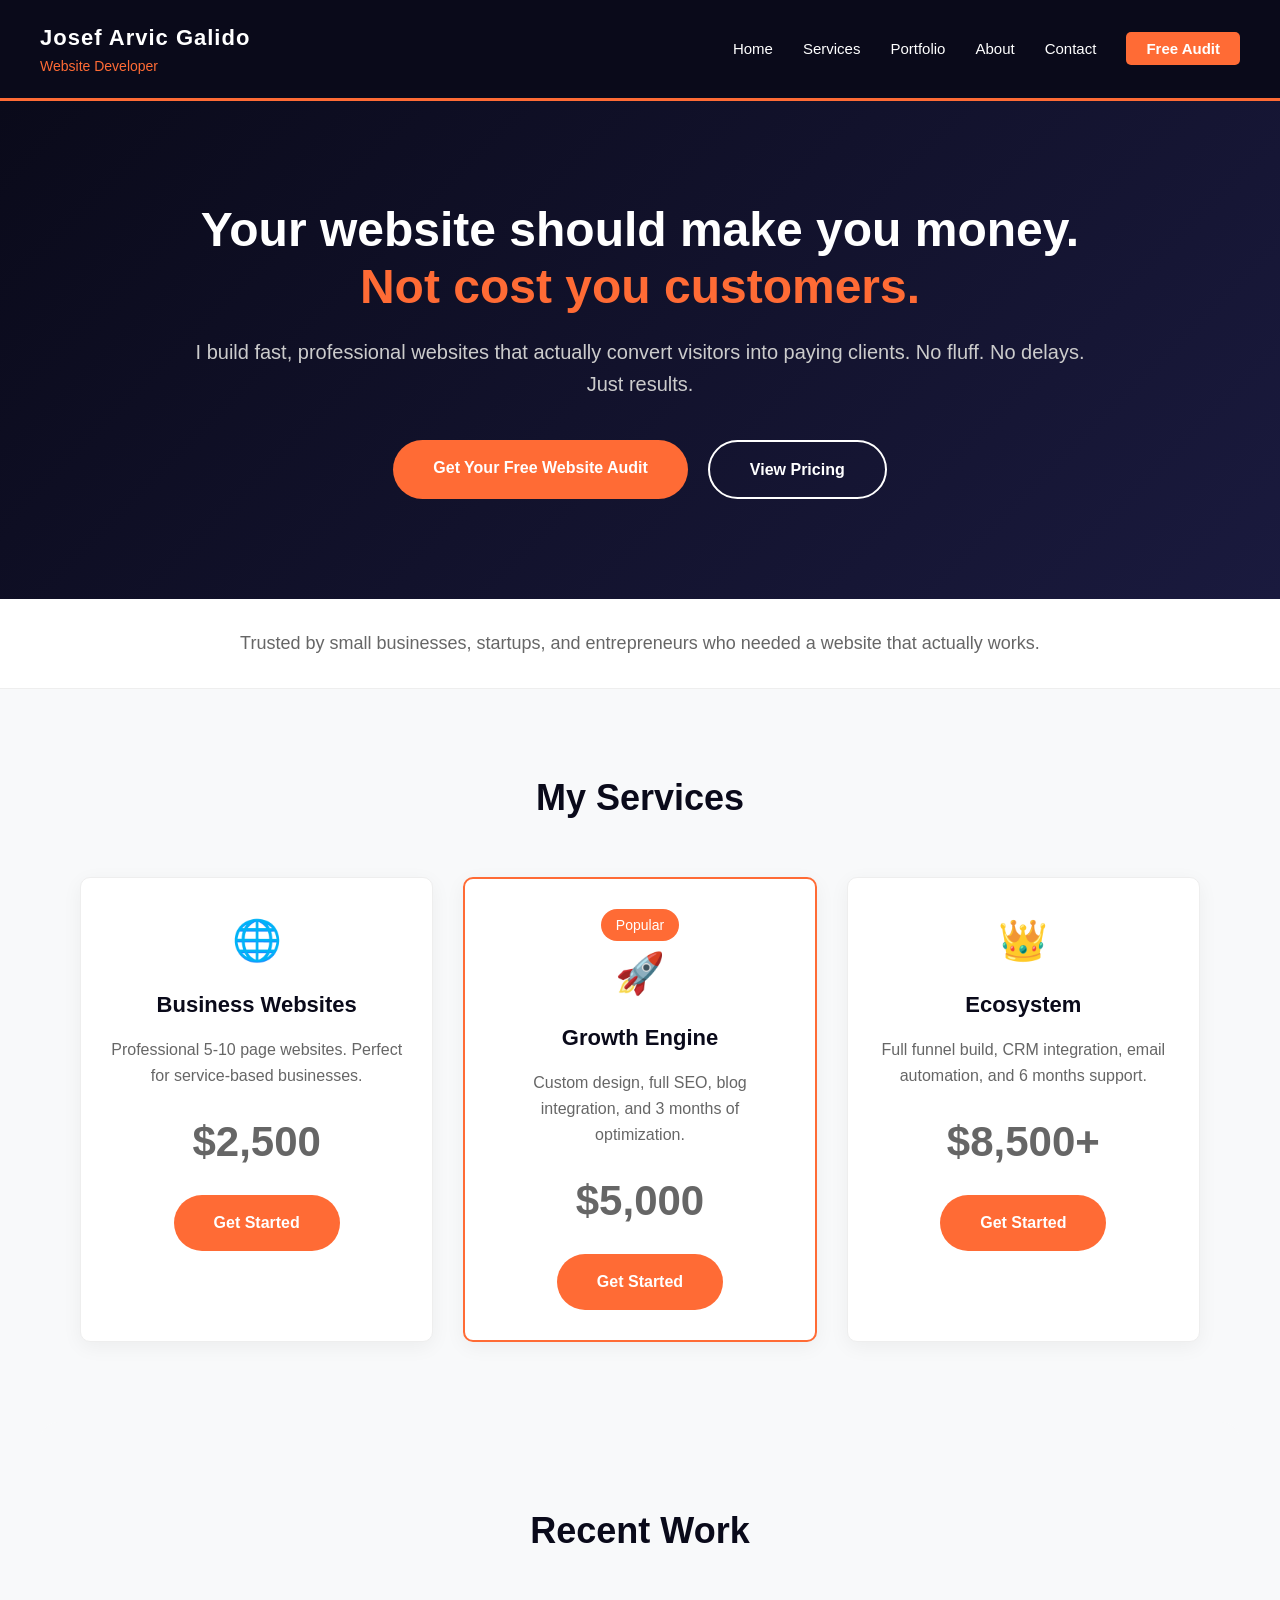
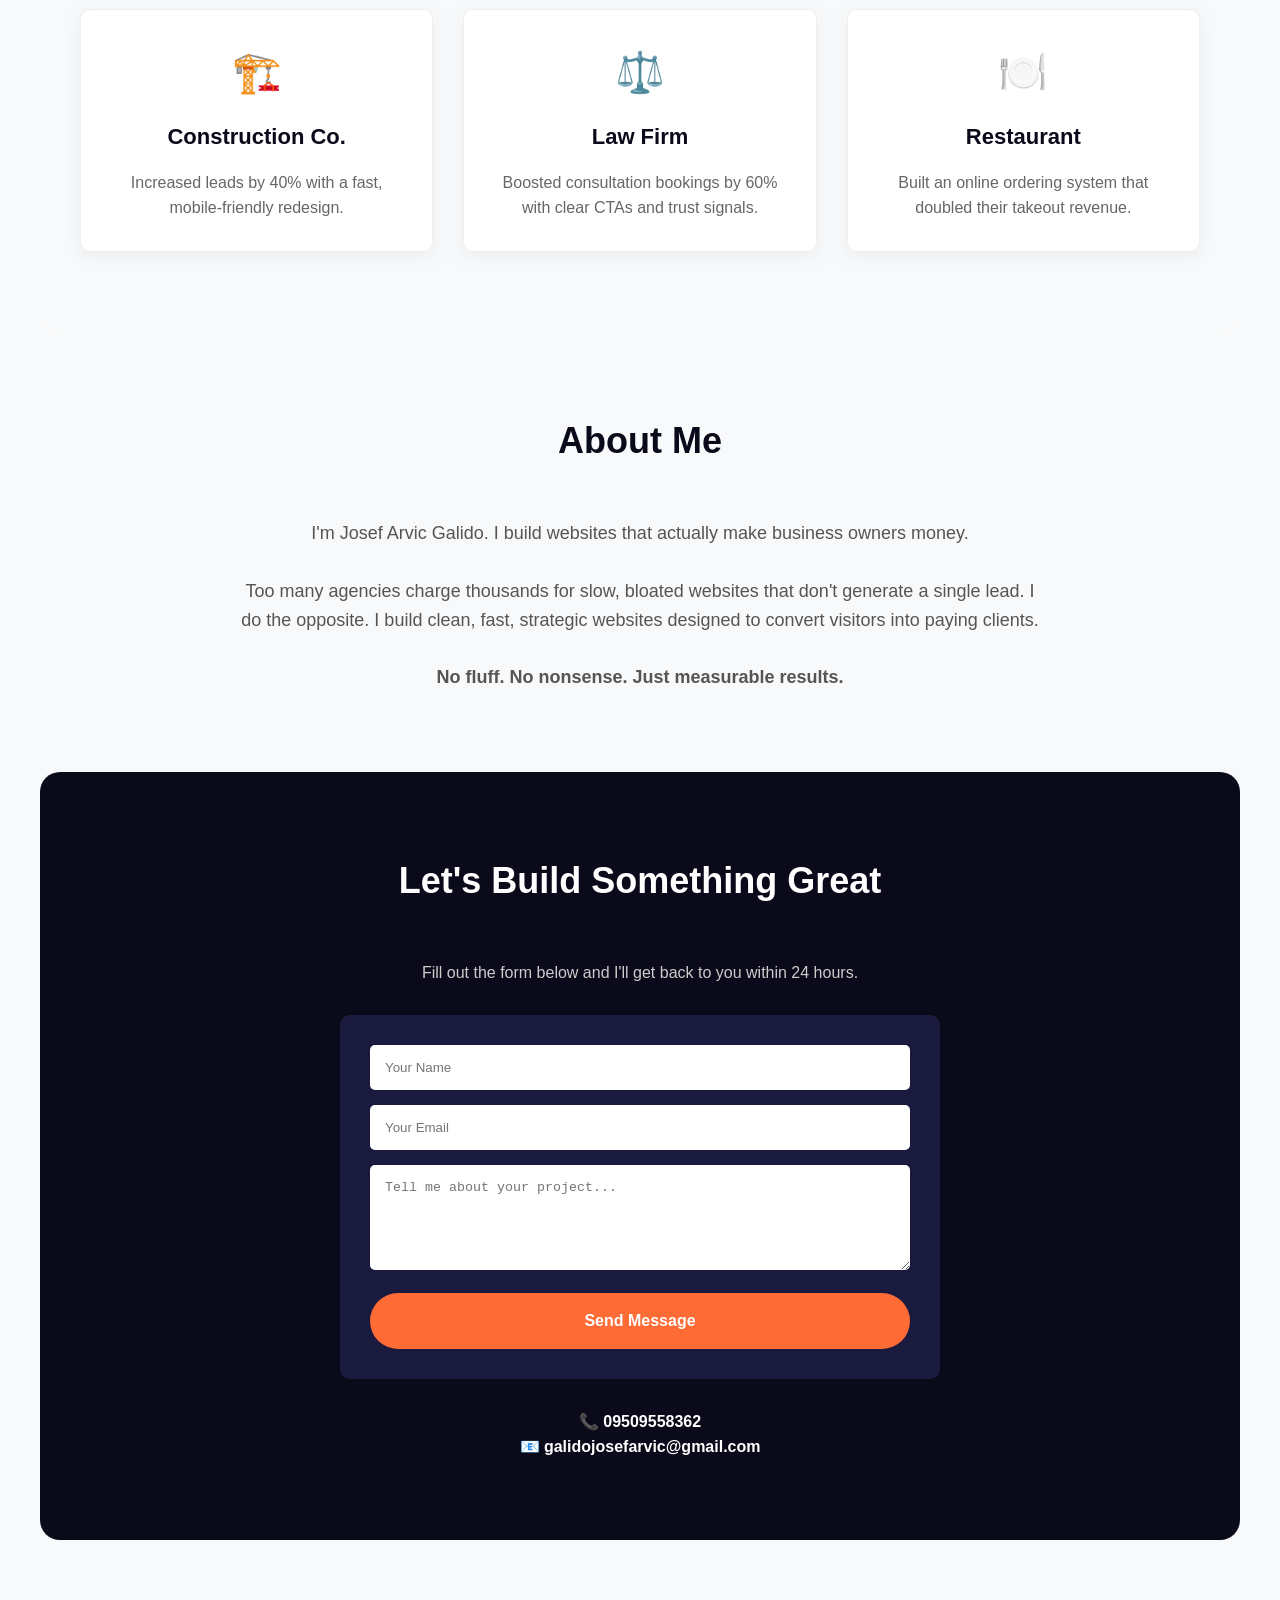
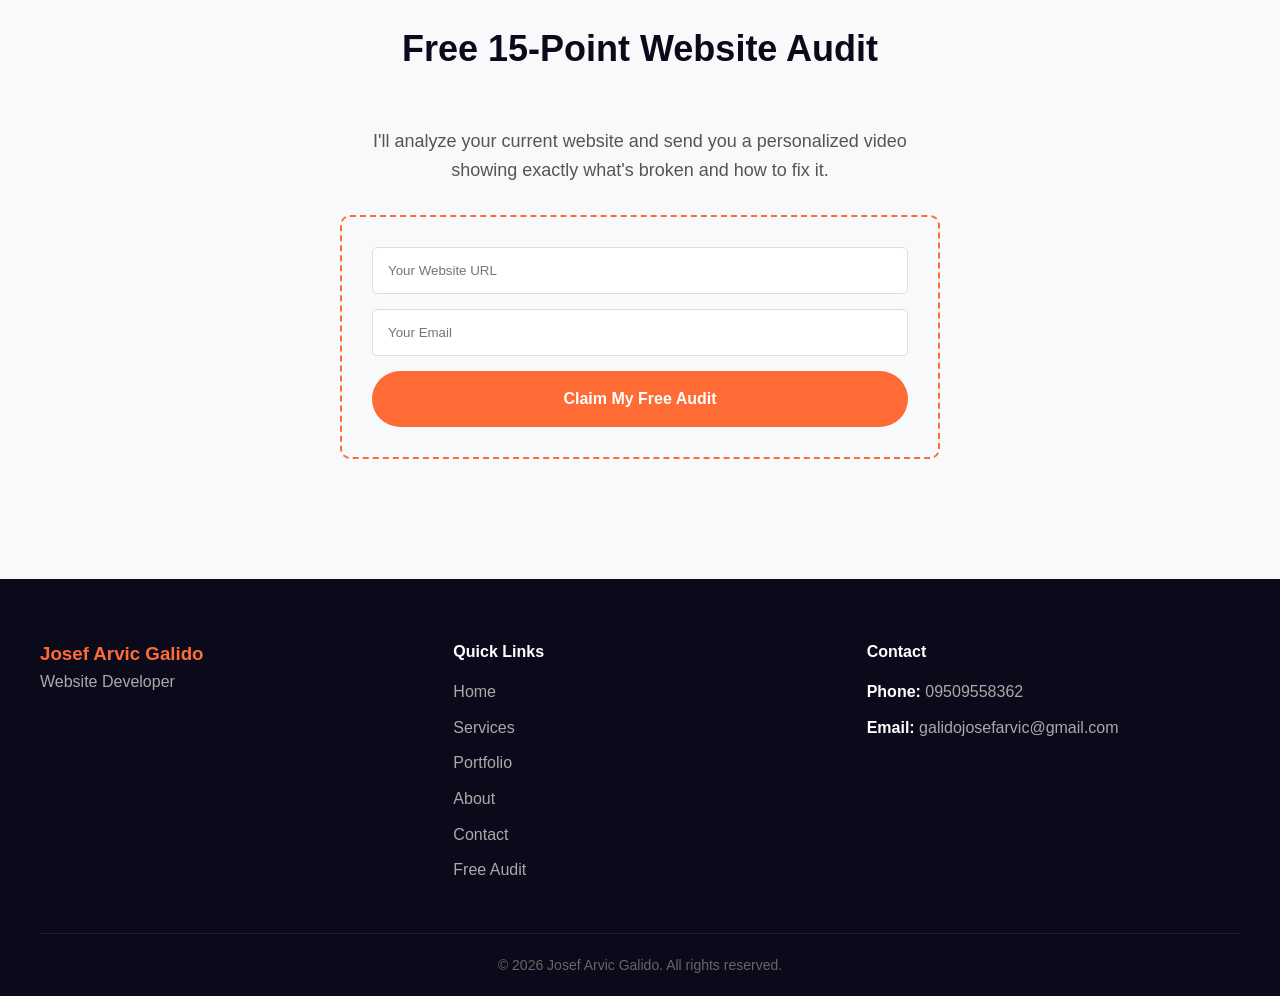
<file: index.html>
<!DOCTYPE html>
<html lang="en">
<head>
    <meta charset="UTF-8">
    <meta name="viewport" content="width=device-width, initial-scale=1.0">
    <title>Josef Galido - Website Developer</title>

    <style>
        /* ===== RESET ===== */
        * {
            margin: 0;
            padding: 0;
            box-sizing: border-box;
            scroll-behavior: smooth;
        }

        body {
            font-family: 'Segoe UI', Tahoma, Geneva, Verdana, sans-serif;
            line-height: 1.6;
            color: #333;
            background: #f8f9fa;
        }

        a {
            text-decoration: none;
            color: inherit;
        }

        /* ===== NAVIGATION ===== */
        nav {
            background: #0a0a1a;
            padding: 20px 40px;
            position: sticky;
            top: 0;
            z-index: 1000;
            border-bottom: 3px solid #ff6b35;
        }

        .nav-container {
            max-width: 1200px;
            margin: 0 auto;
            display: flex;
            justify-content: space-between;
            align-items: center;
            flex-wrap: wrap;
        }

        .logo h2 {
            color: #ffffff;
            font-size: 22px;
            letter-spacing: 1px;
        }

        .logo p {
            color: #ff6b35;
            font-size: 14px;
            font-weight: 300;
        }

        nav ul {
            display: flex;
            list-style: none;
            gap: 30px;
            flex-wrap: wrap;
        }

        nav ul li a {
            color: #ffffff;
            font-size: 15px;
            font-weight: 400;
            transition: color 0.3s;
            padding: 8px 0;
        }

        nav ul li a:hover {
            color: #ff6b35;
        }

        nav ul li:last-child a {
            background: #ff6b35;
            padding: 8px 20px;
            border-radius: 5px;
            font-weight: 600;
        }

        nav ul li:last-child a:hover {
            background: #e55a2b;
            color: #fff;
        }

        /* ===== SECTIONS ===== */
        .section {
            padding: 80px 40px;
            max-width: 1200px;
            margin: 0 auto;
        }

        .section-title {
            font-size: 36px;
            text-align: center;
            margin-bottom: 50px;
            color: #0a0a1a;
        }

        /* ===== HERO ===== */
        .hero {
            background: linear-gradient(135deg, #0a0a1a 0%, #1a1a3e 100%);
            padding: 100px 40px;
            text-align: center;
            color: #fff;
        }

        .hero-container {
            max-width: 900px;
            margin: 0 auto;
        }

        .hero h1 {
            font-size: 48px;
            font-weight: 700;
            margin-bottom: 20px;
            line-height: 1.2;
        }

        .hero h1 span {
            color: #ff6b35;
        }

        .hero p {
            font-size: 20px;
            color: #ccc;
            margin-bottom: 40px;
        }

        .hero-buttons {
            display: flex;
            gap: 20px;
            justify-content: center;
            flex-wrap: wrap;
        }

        .btn {
            display: inline-block;
            padding: 15px 40px;
            border-radius: 50px;
            font-weight: 600;
            font-size: 16px;
            transition: all 0.3s;
        }

        .btn-primary {
            background: #ff6b35;
            color: #fff;
        }

        .btn-primary:hover {
            background: #e55a2b;
            transform: translateY(-2px);
            box-shadow: 0 10px 30px rgba(255, 107, 53, 0.3);
        }

        .btn-secondary {
            background: transparent;
            color: #fff;
            border: 2px solid #fff;
        }

        .btn-secondary:hover {
            background: #fff;
            color: #0a0a1a;
        }

        /* ===== TRUST BAR ===== */
        .trust-bar {
            background: #fff;
            padding: 30px 20px;
            text-align: center;
            border-bottom: 1px solid #eee;
        }

        .trust-bar p {
            font-size: 18px;
            color: #666;
            font-weight: 500;
        }

        /* ===== GRIDS ===== */
        .grid-3 {
            display: grid;
            grid-template-columns: repeat(auto-fit, minmax(280px, 1fr));
            gap: 30px;
        }

        .card {
            background: #fff;
            padding: 30px;
            border-radius: 10px;
            box-shadow: 0 5px 20px rgba(0,0,0,0.05);
            text-align: center;
            border: 1px solid #eee;
        }

        .card .icon {
            font-size: 40px;
            display: block;
            margin-bottom: 15px;
        }

        .card h3 {
            font-size: 22px;
            margin-bottom: 15px;
            color: #0a0a1a;
        }

        .card p {
            color: #666;
        }

        .card ul {
            list-style: none;
            text-align: left;
            margin-top: 20px;
        }

        .card ul li {
            padding: 8px 0;
            border-bottom: 1px solid #f0f0f0;
        }

        .card ul li::before {
            content: "✅ ";
            color: #ff6b35;
        }

        .price {
            font-size: 42px;
            font-weight: 700;
            color: #0a0a1a;
            margin: 20px 0;
        }

        .badge {
            background: #ff6b35;
            color: #fff;
            padding: 5px 15px;
            border-radius: 20px;
            font-size: 14px;
            display: inline-block;
        }

        /* ===== FOOTER ===== */
        footer {
            background: #0a0a1a;
            color: #fff;
            padding: 60px 40px 20px;
            margin-top: 40px;
        }

        .footer-container {
            max-width: 1200px;
            margin: 0 auto;
            display: grid;
            grid-template-columns: repeat(auto-fit, minmax(200px, 1fr));
            gap: 40px;
        }

        .footer-container h4 {
            color: #fff;
            margin-bottom: 15px;
        }

        .footer-container ul {
            list-style: none;
        }

        .footer-container ul li {
            margin-bottom: 10px;
        }

        .footer-container ul li a {
            color: #aaa;
            transition: color 0.3s;
        }

        .footer-container ul li a:hover {
            color: #ff6b35;
        }

        .footer-right p {
            color: #aaa;
            margin-bottom: 10px;
        }

        .footer-right p strong {
            color: #fff;
        }

        .footer-bottom {
            max-width: 1200px;
            margin: 40px auto 0;
            padding-top: 20px;
            border-top: 1px solid #222;
            text-align: center;
            color: #666;
            font-size: 14px;
        }

        @media (max-width: 768px) {
            .nav-container {
                flex-direction: column;
                gap: 15px;
            }
            nav ul {
                justify-content: center;
                gap: 15px;
            }
            .hero h1 {
                font-size: 32px;
            }
            .hero p {
                font-size: 17px;
            }
            .hero-buttons {
                flex-direction: column;
                align-items: center;
            }
            .btn {
                width: 100%;
                text-align: center;
            }
        }
    </style>
</head>
<body>

    <!-- ===== NAVIGATION ===== -->
    <nav>
        <div class="nav-container">
            <div class="logo">
                <h2>Josef Arvic Galido</h2>
                <p>Website Developer</p>
            </div>
            <ul>
                <li><a href="#home">Home</a></li>
                <li><a href="#services">Services</a></li>
                <li><a href="#portfolio">Portfolio</a></li>
                <li><a href="#about">About</a></li>
                <li><a href="#contact">Contact</a></li>
                <li><a href="#audit">Free Audit</a></li>
            </ul>
        </div>
    </nav>

    <!-- ===== HOME ===== -->
    <section id="home" class="hero">
        <div class="hero-container">
            <h1>Your website should make you money.<br><span>Not cost you customers.</span></h1>
            <p>I build fast, professional websites that actually convert visitors into paying clients. No fluff. No delays. Just results.</p>
            <div class="hero-buttons">
                <a href="#audit" class="btn btn-primary">Get Your Free Website Audit</a>
                <a href="#services" class="btn btn-secondary">View Pricing</a>
            </div>
        </div>
    </section>

    <section class="trust-bar">
        <p>Trusted by small businesses, startups, and entrepreneurs who needed a website that actually works.</p>
    </section>

    <!-- ===== SERVICES ===== -->
    <section id="services" class="section">
        <h2 class="section-title">My Services</h2>
        <div class="grid-3">
            <div class="card">
                <span class="icon">🌐</span>
                <h3>Business Websites</h3>
                <p>Professional 5-10 page websites. Perfect for service-based businesses.</p>
                <p class="price">$2,500</p>
                <a href="#contact" class="btn btn-primary">Get Started</a>
            </div>
            <div class="card" style="border: 2px solid #ff6b35;">
                <span class="badge">Popular</span>
                <span class="icon">🚀</span>
                <h3>Growth Engine</h3>
                <p>Custom design, full SEO, blog integration, and 3 months of optimization.</p>
                <p class="price">$5,000</p>
                <a href="#contact" class="btn btn-primary">Get Started</a>
            </div>
            <div class="card">
                <span class="icon">👑</span>
                <h3>Ecosystem</h3>
                <p>Full funnel build, CRM integration, email automation, and 6 months support.</p>
                <p class="price">$8,500+</p>
                <a href="#contact" class="btn btn-primary">Get Started</a>
            </div>
        </div>
    </section>

    <!-- ===== PORTFOLIO ===== -->
    <section id="portfolio" class="section" style="background: #f8f9fa; border-radius: 20px;">
        <h2 class="section-title">Recent Work</h2>
        <div class="grid-3">
            <div class="card">
                <span class="icon">🏗️</span>
                <h3>Construction Co.</h3>
                <p>Increased leads by 40% with a fast, mobile-friendly redesign.</p>
            </div>
            <div class="card">
                <span class="icon">⚖️</span>
                <h3>Law Firm</h3>
                <p>Boosted consultation bookings by 60% with clear CTAs and trust signals.</p>
            </div>
            <div class="card">
                <span class="icon">🍽️</span>
                <h3>Restaurant</h3>
                <p>Built an online ordering system that doubled their takeout revenue.</p>
            </div>
        </div>
    </section>

    <!-- ===== ABOUT ===== -->
    <section id="about" class="section">
        <h2 class="section-title">About Me</h2>
        <div style="max-width: 800px; margin: 0 auto; text-align: center; font-size: 18px; color: #555;">
            <p>I'm Josef Arvic Galido. I build websites that actually make business owners money.</p>
            <br>
            <p>Too many agencies charge thousands for slow, bloated websites that don't generate a single lead. I do the opposite. I build clean, fast, strategic websites designed to convert visitors into paying clients.</p>
            <br>
            <p><strong>No fluff. No nonsense. Just measurable results.</strong></p>
        </div>
    </section>

    <!-- ===== CONTACT ===== -->
    <section id="contact" class="section" style="background: #0a0a1a; color: white; border-radius: 20px;">
        <h2 class="section-title" style="color: white;">Let's Build Something Great</h2>
        <div style="max-width: 600px; margin: 0 auto; text-align: center;">
            <p style="color: #ccc; margin-bottom: 30px;">Fill out the form below and I'll get back to you within 24 hours.</p>
            
            <div style="background: #1a1a3e; padding: 30px; border-radius: 10px;">
                <input type="text" placeholder="Your Name" style="width: 100%; padding: 15px; margin-bottom: 15px; border: none; border-radius: 5px;">
                <input type="email" placeholder="Your Email" style="width: 100%; padding: 15px; margin-bottom: 15px; border: none; border-radius: 5px;">
                <textarea placeholder="Tell me about your project..." rows="5" style="width: 100%; padding: 15px; margin-bottom: 15px; border: none; border-radius: 5px;"></textarea>
                <a href="#" class="btn btn-primary" style="display: block;">Send Message</a>
            </div>
            
            <div style="margin-top: 30px;">
                <p><strong>📞 09509558362</strong></p>
                <p><strong>📧 galidojosefarvic@gmail.com</strong></p>
            </div>
        </div>
    </section>

    <!-- ===== AUDIT ===== -->
    <section id="audit" class="section">
        <h2 class="section-title">Free 15-Point Website Audit</h2>
        <div style="max-width: 600px; margin: 0 auto; text-align: center;">
            <p style="font-size: 18px; color: #555; margin-bottom: 30px;">I'll analyze your current website and send you a personalized video showing exactly what's broken and how to fix it.</p>
            <div style="background: #f8f9fa; padding: 30px; border-radius: 10px; border: 2px dashed #ff6b35;">
                <input type="text" placeholder="Your Website URL" style="width: 100%; padding: 15px; margin-bottom: 15px; border: 1px solid #ddd; border-radius: 5px;">
                <input type="email" placeholder="Your Email" style="width: 100%; padding: 15px; margin-bottom: 15px; border: 1px solid #ddd; border-radius: 5px;">
                <a href="#" class="btn btn-primary" style="display: block;">Claim My Free Audit</a>
            </div>
        </div>
    </section>

    <!-- ===== FOOTER ===== -->
    <footer>
        <div class="footer-container">
            <div>
                <h3 style="color: #ff6b35;">Josef Arvic Galido</h3>
                <p style="color: #aaa;">Website Developer</p>
            </div>
            <div>
                <h4>Quick Links</h4>
                <ul>
                    <li><a href="#home">Home</a></li>
                    <li><a href="#services">Services</a></li>
                    <li><a href="#portfolio">Portfolio</a></li>
                    <li><a href="#about">About</a></li>
                    <li><a href="#contact">Contact</a></li>
                    <li><a href="#audit">Free Audit</a></li>
                </ul>
            </div>
            <div class="footer-right">
                <h4>Contact</h4>
                <p><strong>Phone:</strong> 09509558362</p>
                <p><strong>Email:</strong> galidojosefarvic@gmail.com</p>
            </div>
        </div>
        <div class="footer-bottom">
            <p>&copy; 2026 Josef Arvic Galido. All rights reserved.</p>
        </div>
    </footer>

</body>
</html>
</file>
